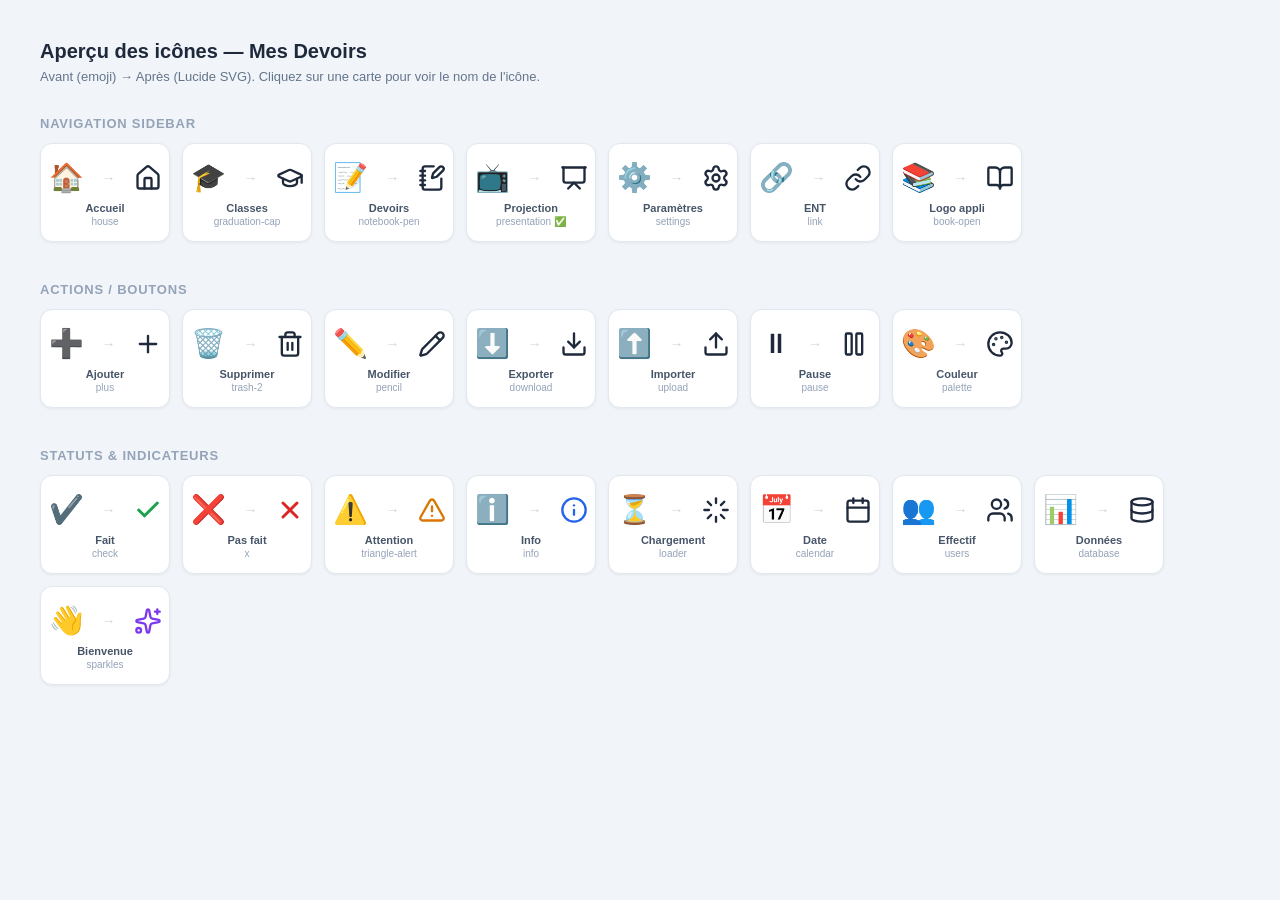
<file: templates/icons_preview.html>
<!DOCTYPE html>
<html lang="fr">
<head>
  <meta charset="UTF-8">
  <title>Aperçu icônes — Mes Devoirs</title>
  <style>
    * { box-sizing: border-box; margin: 0; padding: 0; }
    body { font-family: 'Segoe UI', sans-serif; background: #f1f5f9; padding: 40px; color: #1e293b; }
    h1 { font-size: 20px; font-weight: 700; margin-bottom: 6px; }
    p  { font-size: 13px; color: #64748b; margin-bottom: 32px; }

    section { margin-bottom: 40px; }
    h2 { font-size: 13px; font-weight: 700; text-transform: uppercase; letter-spacing: .06em;
         color: #94a3b8; margin-bottom: 12px; }

    .grid { display: flex; flex-wrap: wrap; gap: 12px; }

    .card {
      background: white;
      border: 1px solid #e2e8f0;
      border-radius: 12px;
      padding: 20px 16px 14px;
      width: 130px;
      text-align: center;
      box-shadow: 0 1px 3px rgba(0,0,0,.06);
      transition: box-shadow .15s, transform .15s;
    }
    .card:hover { box-shadow: 0 4px 14px rgba(0,0,0,.10); transform: translateY(-2px); }

    .row {
      display: flex;
      align-items: center;
      justify-content: center;
      gap: 18px;
      margin-bottom: 10px;
    }
    .before { font-size: 28px; line-height: 1; }
    .arrow  { font-size: 14px; color: #cbd5e1; }
    .after  { color: #1e293b; }
    .after svg { display: block; }

    .label { font-size: 11px; font-weight: 600; color: #475569; margin-bottom: 2px; }
    .ctx   { font-size: 10px; color: #94a3b8; }
  </style>
</head>
<body>

<h1>Aperçu des icônes — Mes Devoirs</h1>
<p>Avant (emoji) → Après (Lucide SVG). Cliquez sur une carte pour voir le nom de l'icône.</p>

<!-- NAVIGATION -->
<section>
  <h2>Navigation sidebar</h2>
  <div class="grid">

    <div class="card" title="house">
      <div class="row">
        <span class="before">🏠</span>
        <span class="arrow">→</span>
        <span class="after"><svg xmlns="http://www.w3.org/2000/svg" width="28" height="28" viewBox="0 0 24 24" fill="none" stroke="currentColor" stroke-width="2" stroke-linecap="round" stroke-linejoin="round"><path d="M15 21v-8a1 1 0 0 0-1-1h-4a1 1 0 0 0-1 1v8"/><path d="M3 10a2 2 0 0 1 .709-1.528l7-6a2 2 0 0 1 2.582 0l7 6A2 2 0 0 1 21 10v9a2 2 0 0 1-2 2H5a2 2 0 0 1-2-2z"/></svg></span>
      </div>
      <div class="label">Accueil</div>
      <div class="ctx">house</div>
    </div>

    <div class="card" title="graduation-cap">
      <div class="row">
        <span class="before">🎓</span>
        <span class="arrow">→</span>
        <span class="after"><svg xmlns="http://www.w3.org/2000/svg" width="28" height="28" viewBox="0 0 24 24" fill="none" stroke="currentColor" stroke-width="2" stroke-linecap="round" stroke-linejoin="round"><path d="M21.42 10.922a1 1 0 0 0-.019-1.838L12.83 5.18a2 2 0 0 0-1.66 0L2.6 9.08a1 1 0 0 0 0 1.832l8.57 3.908a2 2 0 0 0 1.66 0z"/><path d="M22 10v6"/><path d="M6 12.5V16a6 3 0 0 0 12 0v-3.5"/></svg></span>
      </div>
      <div class="label">Classes</div>
      <div class="ctx">graduation-cap</div>
    </div>

    <div class="card" title="notebook-pen">
      <div class="row">
        <span class="before">📝</span>
        <span class="arrow">→</span>
        <span class="after"><svg xmlns="http://www.w3.org/2000/svg" width="28" height="28" viewBox="0 0 24 24" fill="none" stroke="currentColor" stroke-width="2" stroke-linecap="round" stroke-linejoin="round"><path d="M13.4 2H6a2 2 0 0 0-2 2v16a2 2 0 0 0 2 2h12a2 2 0 0 0 2-2v-7.4"/><path d="M2 6h4"/><path d="M2 10h4"/><path d="M2 14h4"/><path d="M2 18h4"/><path d="M21.378 5.626a1 1 0 1 0-3.004-3.004l-5.01 5.012a2 2 0 0 0-.506.854l-.837 2.87a.5.5 0 0 0 .62.62l2.87-.837a2 2 0 0 0 .854-.506z"/></svg></span>
      </div>
      <div class="label">Devoirs</div>
      <div class="ctx">notebook-pen</div>
    </div>

    <div class="card" title="presentation">
      <div class="row">
        <span class="before">📺</span>
        <span class="arrow">→</span>
        <span class="after"><svg xmlns="http://www.w3.org/2000/svg" width="28" height="28" viewBox="0 0 24 24" fill="none" stroke="currentColor" stroke-width="2" stroke-linecap="round" stroke-linejoin="round"><path d="M2 3h20"/><path d="M21 3v11a2 2 0 0 1-2 2H5a2 2 0 0 1-2-2V3"/><path d="m7 21 5-5 5 5"/></svg></span>
      </div>
      <div class="label">Projection</div>
      <div class="ctx">presentation ✅</div>
    </div>

    <div class="card" title="settings">
      <div class="row">
        <span class="before">⚙️</span>
        <span class="arrow">→</span>
        <span class="after"><svg xmlns="http://www.w3.org/2000/svg" width="28" height="28" viewBox="0 0 24 24" fill="none" stroke="currentColor" stroke-width="2" stroke-linecap="round" stroke-linejoin="round"><path d="M9.671 4.136a2.34 2.34 0 0 1 4.659 0 2.34 2.34 0 0 0 3.319 1.915 2.34 2.34 0 0 1 2.33 4.033 2.34 2.34 0 0 0 0 3.831 2.34 2.34 0 0 1-2.33 4.033 2.34 2.34 0 0 0-3.319 1.915 2.34 2.34 0 0 1-4.659 0 2.34 2.34 0 0 0-3.32-1.915 2.34 2.34 0 0 1-2.33-4.033 2.34 2.34 0 0 0 0-3.831A2.34 2.34 0 0 1 6.35 6.051a2.34 2.34 0 0 0 3.319-1.915"/><circle cx="12" cy="12" r="3"/></svg></span>
      </div>
      <div class="label">Paramètres</div>
      <div class="ctx">settings</div>
    </div>

    <div class="card" title="link">
      <div class="row">
        <span class="before">🔗</span>
        <span class="arrow">→</span>
        <span class="after"><svg xmlns="http://www.w3.org/2000/svg" width="28" height="28" viewBox="0 0 24 24" fill="none" stroke="currentColor" stroke-width="2" stroke-linecap="round" stroke-linejoin="round"><path d="M10 13a5 5 0 0 0 7.54.54l3-3a5 5 0 0 0-7.07-7.07l-1.72 1.71"/><path d="M14 11a5 5 0 0 0-7.54-.54l-3 3a5 5 0 0 0 7.07 7.07l1.71-1.71"/></svg></span>
      </div>
      <div class="label">ENT</div>
      <div class="ctx">link</div>
    </div>

    <div class="card" title="book-open">
      <div class="row">
        <span class="before">📚</span>
        <span class="arrow">→</span>
        <span class="after"><svg xmlns="http://www.w3.org/2000/svg" width="28" height="28" viewBox="0 0 24 24" fill="none" stroke="currentColor" stroke-width="2" stroke-linecap="round" stroke-linejoin="round"><path d="M12 7v14"/><path d="M3 18a1 1 0 0 1-1-1V4a1 1 0 0 1 1-1h5a4 4 0 0 1 4 4 4 4 0 0 1 4-4h5a1 1 0 0 1 1 1v13a1 1 0 0 1-1 1h-6a3 3 0 0 0-3 3 3 3 0 0 0-3-3z"/></svg></span>
      </div>
      <div class="label">Logo appli</div>
      <div class="ctx">book-open</div>
    </div>

  </div>
</section>

<!-- ACTIONS -->
<section>
  <h2>Actions / boutons</h2>
  <div class="grid">

    <div class="card" title="plus">
      <div class="row">
        <span class="before">➕</span>
        <span class="arrow">→</span>
        <span class="after"><svg xmlns="http://www.w3.org/2000/svg" width="28" height="28" viewBox="0 0 24 24" fill="none" stroke="currentColor" stroke-width="2" stroke-linecap="round" stroke-linejoin="round"><path d="M5 12h14"/><path d="M12 5v14"/></svg></span>
      </div>
      <div class="label">Ajouter</div>
      <div class="ctx">plus</div>
    </div>

    <div class="card" title="trash-2">
      <div class="row">
        <span class="before">🗑️</span>
        <span class="arrow">→</span>
        <span class="after"><svg xmlns="http://www.w3.org/2000/svg" width="28" height="28" viewBox="0 0 24 24" fill="none" stroke="currentColor" stroke-width="2" stroke-linecap="round" stroke-linejoin="round"><path d="M10 11v6"/><path d="M14 11v6"/><path d="M19 6v14a2 2 0 0 1-2 2H7a2 2 0 0 1-2-2V6"/><path d="M3 6h18"/><path d="M8 6V4a2 2 0 0 1 2-2h4a2 2 0 0 1 2 2v2"/></svg></span>
      </div>
      <div class="label">Supprimer</div>
      <div class="ctx">trash-2</div>
    </div>

    <div class="card" title="pencil">
      <div class="row">
        <span class="before">✏️</span>
        <span class="arrow">→</span>
        <span class="after"><svg xmlns="http://www.w3.org/2000/svg" width="28" height="28" viewBox="0 0 24 24" fill="none" stroke="currentColor" stroke-width="2" stroke-linecap="round" stroke-linejoin="round"><path d="M21.174 6.812a1 1 0 0 0-3.986-3.987L3.842 16.174a2 2 0 0 0-.5.83l-1.321 4.352a.5.5 0 0 0 .623.622l4.353-1.32a2 2 0 0 0 .83-.497z"/><path d="m15 5 4 4"/></svg></span>
      </div>
      <div class="label">Modifier</div>
      <div class="ctx">pencil</div>
    </div>

    <div class="card" title="download">
      <div class="row">
        <span class="before">⬇️</span>
        <span class="arrow">→</span>
        <span class="after"><svg xmlns="http://www.w3.org/2000/svg" width="28" height="28" viewBox="0 0 24 24" fill="none" stroke="currentColor" stroke-width="2" stroke-linecap="round" stroke-linejoin="round"><path d="M12 15V3"/><path d="M21 15v4a2 2 0 0 1-2 2H5a2 2 0 0 1-2-2v-4"/><path d="m7 10 5 5 5-5"/></svg></span>
      </div>
      <div class="label">Exporter</div>
      <div class="ctx">download</div>
    </div>

    <div class="card" title="upload">
      <div class="row">
        <span class="before">⬆️</span>
        <span class="arrow">→</span>
        <span class="after"><svg xmlns="http://www.w3.org/2000/svg" width="28" height="28" viewBox="0 0 24 24" fill="none" stroke="currentColor" stroke-width="2" stroke-linecap="round" stroke-linejoin="round"><path d="M12 3v12"/><path d="m17 8-5-5-5 5"/><path d="M21 15v4a2 2 0 0 1-2 2H5a2 2 0 0 1-2-2v-4"/></svg></span>
      </div>
      <div class="label">Importer</div>
      <div class="ctx">upload</div>
    </div>

    <div class="card" title="pause">
      <div class="row">
        <span class="before">⏸</span>
        <span class="arrow">→</span>
        <span class="after"><svg xmlns="http://www.w3.org/2000/svg" width="28" height="28" viewBox="0 0 24 24" fill="none" stroke="currentColor" stroke-width="2" stroke-linecap="round" stroke-linejoin="round"><rect x="14" y="3" width="5" height="18" rx="1"/><rect x="5" y="3" width="5" height="18" rx="1"/></svg></span>
      </div>
      <div class="label">Pause</div>
      <div class="ctx">pause</div>
    </div>

    <div class="card" title="palette">
      <div class="row">
        <span class="before">🎨</span>
        <span class="arrow">→</span>
        <span class="after"><svg xmlns="http://www.w3.org/2000/svg" width="28" height="28" viewBox="0 0 24 24" fill="none" stroke="currentColor" stroke-width="2" stroke-linecap="round" stroke-linejoin="round"><path d="M12 22a1 1 0 0 1 0-20 10 9 0 0 1 10 9 5 5 0 0 1-5 5h-2.25a1.75 1.75 0 0 0-1.4 2.8l.3.4a1.75 1.75 0 0 1-1.4 2.8z"/><circle cx="13.5" cy="6.5" r=".5" fill="currentColor"/><circle cx="17.5" cy="10.5" r=".5" fill="currentColor"/><circle cx="6.5" cy="12.5" r=".5" fill="currentColor"/><circle cx="8.5" cy="7.5" r=".5" fill="currentColor"/></svg></span>
      </div>
      <div class="label">Couleur</div>
      <div class="ctx">palette</div>
    </div>

  </div>
</section>

<!-- STATUTS / INDICATEURS -->
<section>
  <h2>Statuts &amp; indicateurs</h2>
  <div class="grid">

    <div class="card" title="check">
      <div class="row">
        <span class="before">✔️</span>
        <span class="arrow">→</span>
        <span class="after" style="color:#16a34a"><svg xmlns="http://www.w3.org/2000/svg" width="28" height="28" viewBox="0 0 24 24" fill="none" stroke="currentColor" stroke-width="2.5" stroke-linecap="round" stroke-linejoin="round"><path d="M20 6 9 17l-5-5"/></svg></span>
      </div>
      <div class="label">Fait</div>
      <div class="ctx">check</div>
    </div>

    <div class="card" title="x">
      <div class="row">
        <span class="before">❌</span>
        <span class="arrow">→</span>
        <span class="after" style="color:#dc2626"><svg xmlns="http://www.w3.org/2000/svg" width="28" height="28" viewBox="0 0 24 24" fill="none" stroke="currentColor" stroke-width="2.5" stroke-linecap="round" stroke-linejoin="round"><path d="M18 6 6 18"/><path d="m6 6 12 12"/></svg></span>
      </div>
      <div class="label">Pas fait</div>
      <div class="ctx">x</div>
    </div>

    <div class="card" title="triangle-alert">
      <div class="row">
        <span class="before">⚠️</span>
        <span class="arrow">→</span>
        <span class="after" style="color:#d97706"><svg xmlns="http://www.w3.org/2000/svg" width="28" height="28" viewBox="0 0 24 24" fill="none" stroke="currentColor" stroke-width="2" stroke-linecap="round" stroke-linejoin="round"><path d="m21.73 18-8-14a2 2 0 0 0-3.48 0l-8 14A2 2 0 0 0 4 21h16a2 2 0 0 0 1.73-3"/><path d="M12 9v4"/><path d="M12 17h.01"/></svg></span>
      </div>
      <div class="label">Attention</div>
      <div class="ctx">triangle-alert</div>
    </div>

    <div class="card" title="info">
      <div class="row">
        <span class="before">ℹ️</span>
        <span class="arrow">→</span>
        <span class="after" style="color:#2563eb"><svg xmlns="http://www.w3.org/2000/svg" width="28" height="28" viewBox="0 0 24 24" fill="none" stroke="currentColor" stroke-width="2" stroke-linecap="round" stroke-linejoin="round"><circle cx="12" cy="12" r="10"/><path d="M12 16v-4"/><path d="M12 8h.01"/></svg></span>
      </div>
      <div class="label">Info</div>
      <div class="ctx">info</div>
    </div>

    <div class="card" title="loader">
      <div class="row">
        <span class="before">⏳</span>
        <span class="arrow">→</span>
        <span class="after"><svg xmlns="http://www.w3.org/2000/svg" width="28" height="28" viewBox="0 0 24 24" fill="none" stroke="currentColor" stroke-width="2" stroke-linecap="round" stroke-linejoin="round"><path d="M12 2v4"/><path d="m16.2 7.8 2.9-2.9"/><path d="M18 12h4"/><path d="m16.2 16.2 2.9 2.9"/><path d="M12 18v4"/><path d="m4.9 19.1 2.9-2.9"/><path d="M2 12h4"/><path d="m4.9 4.9 2.9 2.9"/></svg></span>
      </div>
      <div class="label">Chargement</div>
      <div class="ctx">loader</div>
    </div>

    <div class="card" title="calendar">
      <div class="row">
        <span class="before">📅</span>
        <span class="arrow">→</span>
        <span class="after"><svg xmlns="http://www.w3.org/2000/svg" width="28" height="28" viewBox="0 0 24 24" fill="none" stroke="currentColor" stroke-width="2" stroke-linecap="round" stroke-linejoin="round"><path d="M8 2v4"/><path d="M16 2v4"/><rect width="18" height="18" x="3" y="4" rx="2"/><path d="M3 10h18"/></svg></span>
      </div>
      <div class="label">Date</div>
      <div class="ctx">calendar</div>
    </div>

    <div class="card" title="users">
      <div class="row">
        <span class="before">👥</span>
        <span class="arrow">→</span>
        <span class="after"><svg xmlns="http://www.w3.org/2000/svg" width="28" height="28" viewBox="0 0 24 24" fill="none" stroke="currentColor" stroke-width="2" stroke-linecap="round" stroke-linejoin="round"><path d="M16 21v-2a4 4 0 0 0-4-4H6a4 4 0 0 0-4 4v2"/><path d="M16 3.128a4 4 0 0 1 0 7.744"/><path d="M22 21v-2a4 4 0 0 0-3-3.87"/><circle cx="9" cy="7" r="4"/></svg></span>
      </div>
      <div class="label">Effectif</div>
      <div class="ctx">users</div>
    </div>

    <div class="card" title="database">
      <div class="row">
        <span class="before">📊</span>
        <span class="arrow">→</span>
        <span class="after"><svg xmlns="http://www.w3.org/2000/svg" width="28" height="28" viewBox="0 0 24 24" fill="none" stroke="currentColor" stroke-width="2" stroke-linecap="round" stroke-linejoin="round"><ellipse cx="12" cy="5" rx="9" ry="3"/><path d="M3 5V19A9 3 0 0 0 21 19V5"/><path d="M3 12A9 3 0 0 0 21 12"/></svg></span>
      </div>
      <div class="label">Données</div>
      <div class="ctx">database</div>
    </div>

    <div class="card" title="sparkles">
      <div class="row">
        <span class="before">👋</span>
        <span class="arrow">→</span>
        <span class="after" style="color:#7c3aed"><svg xmlns="http://www.w3.org/2000/svg" width="28" height="28" viewBox="0 0 24 24" fill="none" stroke="currentColor" stroke-width="2" stroke-linecap="round" stroke-linejoin="round"><path d="M11.017 2.814a1 1 0 0 1 1.966 0l1.051 5.558a2 2 0 0 0 1.594 1.594l5.558 1.051a1 1 0 0 1 0 1.966l-5.558 1.051a2 2 0 0 0-1.594 1.594l-1.051 5.558a1 1 0 0 1-1.966 0l-1.051-5.558a2 2 0 0 0-1.594-1.594l-5.558-1.051a1 1 0 0 1 0-1.966l5.558-1.051a2 2 0 0 0 1.594-1.594z"/><path d="M20 2v4"/><path d="M22 4h-4"/><circle cx="4" cy="20" r="2"/></svg></span>
      </div>
      <div class="label">Bienvenue</div>
      <div class="ctx">sparkles</div>
    </div>

  </div>
</section>

</body>
</html>
</file>
